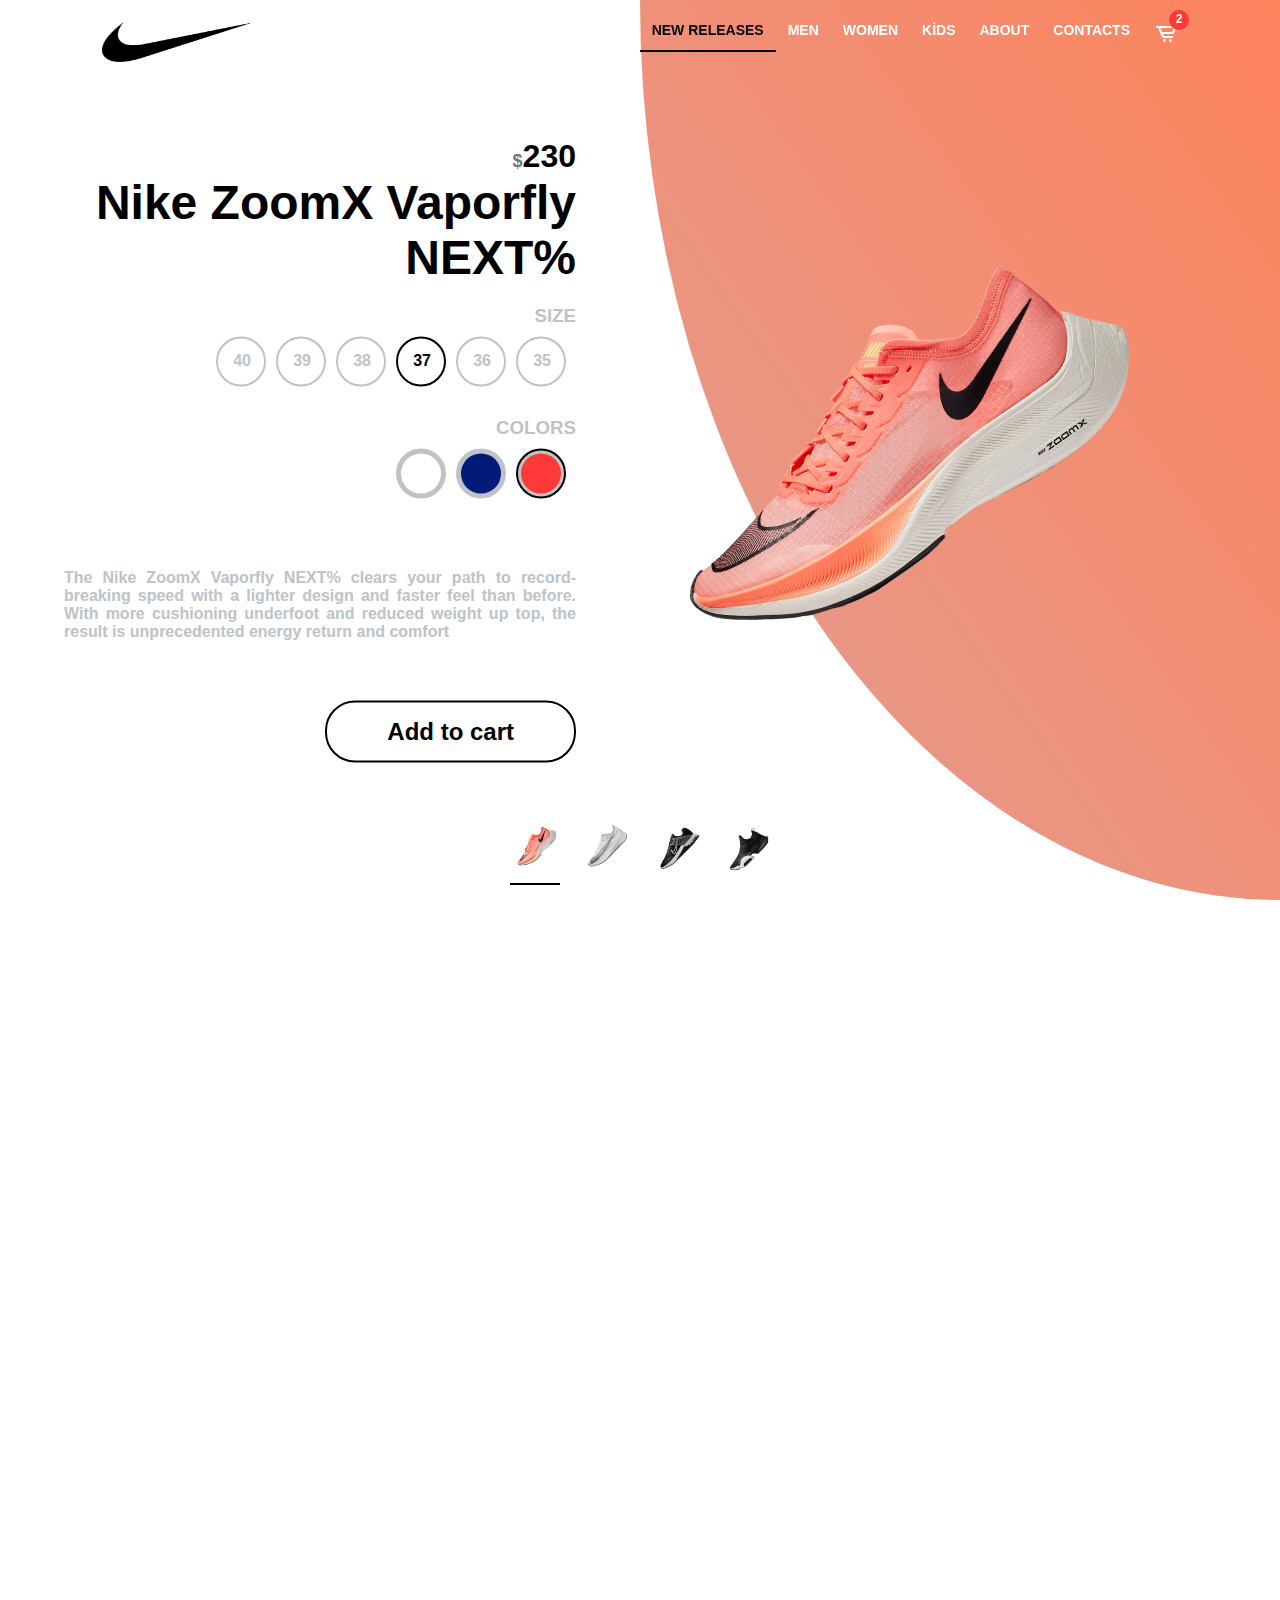
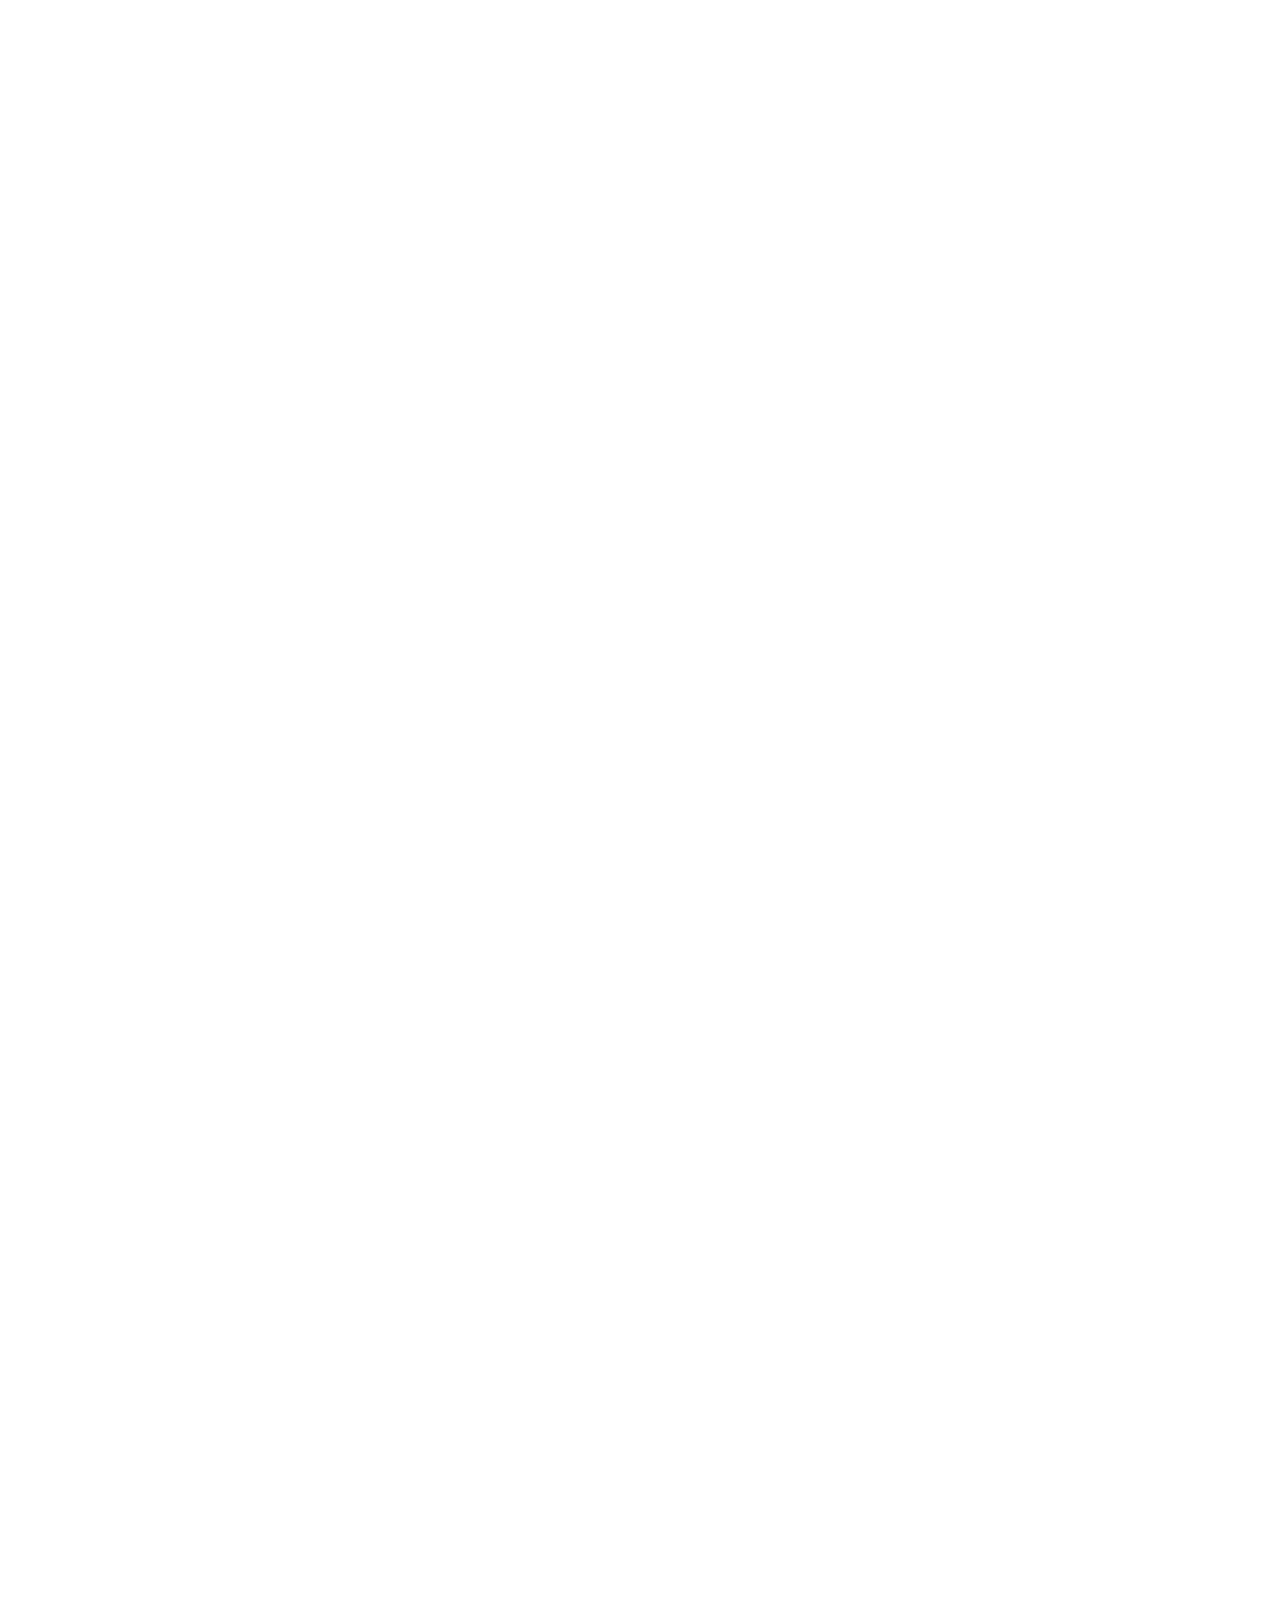
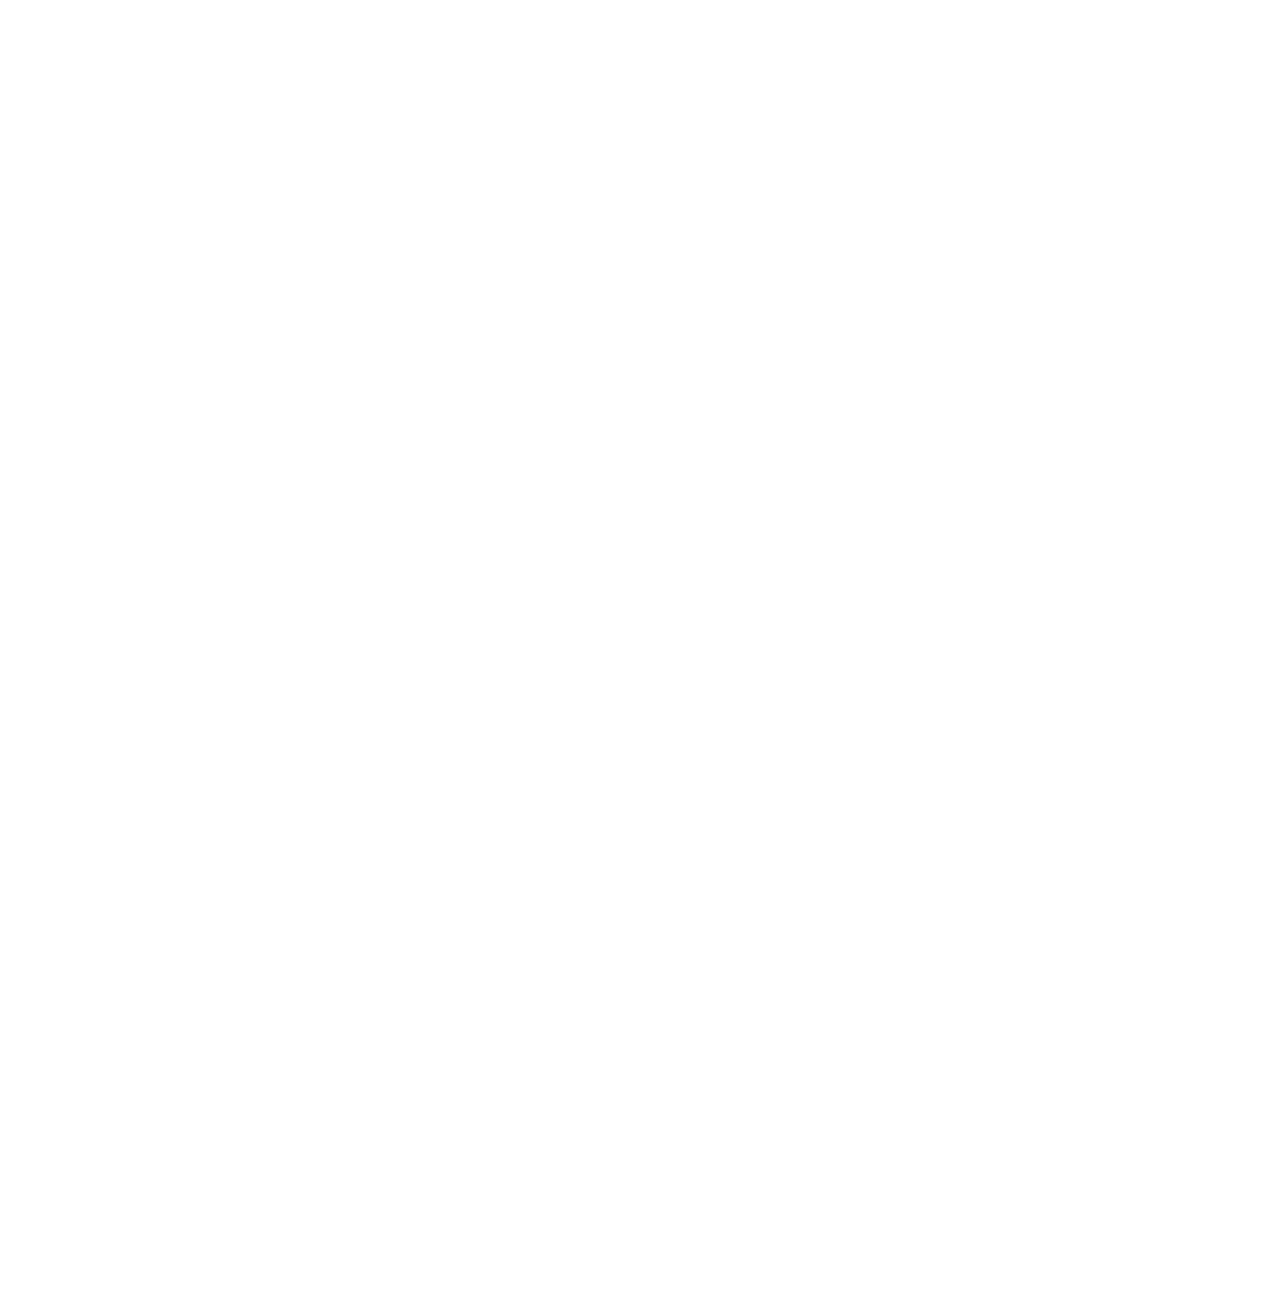
<file: index.html>
<!DOCTYPE html>
<html lang="tr">
<head>
	<title>NIKE PRODUCTS PAGE</title>
	<meta charset="utf-8">
	<link href='https://unpkg.com/boxicons@2.0.7/css/boxicons.min.css' rel='stylesheet'>
	<meta name="viewport" content="width=device-width, initial-scale=1.0">
	<link rel="stylesheet" type="text/css" href="style.css">

</head>
<body>

	<!-- TOP NAV -->
	<div class="navbar">
		<a href="#" class="logo">
			<img src="assets/nike-logo.png" alt="" width="150" height="40">
		</a>
		<div class="navbar-right menu">
			<a href="#" class="active">New releases</a>
			<a href="./Pages/man.html">Men</a>
			<a href="#">Women</a>
			<a href="#">Kids</a>
			<a href="#">About</a>
			<a href="#">Contacts</a>
		</div>
		<div class="navbar-right">
			<a href="#" class="cart">
				<i class="bx bx-cart-alt"></i>
				<span class="badge">2</span>
			</a>
		</div>
	</div>
	<!-- END TOP NAV -->

	<!-- MAIN -->
	<div id="slider" class="slider">

		<!-- SLIDE 1 -->
		<div class="row fullheight slide">
			<div class="col-6 fullheight">
				<!-- PRODUCT INFO -->
				<div class="product-info">
					<div class="info-wrapper">
						<div class="product-price left-to-right">
							<span>$</span>230
						</div>
						<div class="product-name left-to-right">
							<h2>
								Nike ZoomX Vaporfly NEXT%
							</h2>
						</div>
						<div class="product-size left-to-right">
							<h3>SIZE</h3>
							<div class="size-wrapper">
								<div>35</div>
								<div>36</div>
								<div class="active">37</div>
								<div>38</div>
								<div>39</div>
								<div>40</div>
							</div>
						</div>
						<div class="product-color left-to-right">
							<h3>COLORS</h3>
							<div class="color-wrapper">
								<div class="active">
									<div class="bg-red"></div>
								</div>
								<div class="">
									<div class="bg-blue"></div>
								</div>
								<div class="">
									<div class="bg-white"></div>
								</div>
							</div>
						</div>
						<div class="product-description left-to-right">
							<p>
								The Nike ZoomX Vaporfly NEXT% clears your path to record-breaking speed with a lighter design and faster feel than before. With more cushioning underfoot and reduced weight up top, the result is unprecedented energy return and comfort
							</p>
						</div>
						<div class="button left-to-right">
								<button id="cartButton" onclick="cartAlert()">
								Add to cart
							</button>
						</div>
					</div>
				</div>
				<!-- END PRODUCT INFO -->
			</div>
			<div class="col-6 fullheight img-col" style="background-image: linear-gradient(to top right, #e19e95, #fd835c)">
				<!-- PRODUCT IMAGE -->
				<div class="product-img">
					<div class="img-wrapper right-to-left">
						<div class="bounce">
							<img src="assets/zoomx-vaporfly-next-running-shoe-4Q5jfG.png" alt="placeholder+image" CLAS>
						</div>
					</div>
				</div>
				<!-- END PRODUCT IMAGE -->
				<!-- PRODUCT MORE IMAGES -->

				<!-- ENDPRODUCT MORE IMAGES -->
			</div>
		</div>
		<!-- END SLIDE 1 -->

		<!-- SLIDE 2 -->
		<div class="row fullheight slide">
			<div class="col-6 fullheight">
				<!-- PRODUCT INFO -->
				<div class="product-info">
					<div class="info-wrapper">
						<div class="product-price left-to-right">
							<span>$</span>230
						</div>
						<div class="product-name left-to-right">
							<h2>
								Nike Zoom Fly 3
							</h2>
						</div>
						<div class="product-size left-to-right">
							<h3>SIZE</h3>
							<div class="size-wrapper">
								<div>35</div>
								<div>36</div>
								<div class="active">37</div>
								<div>38</div>
								<div>39</div>
								<div>40</div>
							</div>
						</div>
						<div class="product-color left-to-right">
							<h3>COLORS</h3>
							<div class="color-wrapper">
								<div class="active">
									<div class="bg-red"></div>
								</div>
								<div class="">
									<div class="bg-blue"></div>
								</div>
								<div class="">
									<div class="bg-white"></div>
								</div>
							</div>
						</div>
						<div class="product-description left-to-right">
							<p>
								The Nike ZoomX Vaporfly NEXT% clears your path to record-breaking speed with a lighter design and faster feel than before. With more cushioning underfoot and reduced weight up top, the result is unprecedented energy return and comfort
							</p>
						</div>
						<div class="button left-to-right">
							<button id="cartButton" onclick="cartAlert()">
								Add to cart
							</button>
						</div>
					</div>
				</div>
				<!-- END PRODUCT INFO -->
			</div>
			<div class="col-6 fullheight img-col" style="background-image: linear-gradient(to top right, #6b6d68, #629f2a)">
				<!-- PRODUCT IMAGE -->
				<div class="product-img">
					<div class="img-wrapper right-to-left">
						<div class="bounce">
							<img src="assets/zoom-fly-3-mens-running-shoe-XhzpPH.png" alt="placeholder+image">
						</div>
					</div>
				</div>
				<!-- END PRODUCT IMAGE -->
				<!-- PRODUCT MORE IMAGES -->
				
				<!-- ENDPRODUCT MORE IMAGES -->
			</div>
		</div>
		<!-- END SLIDE 2 -->

		<!-- SLIDE 3 -->
		<div class="row fullheight slide">
			<div class="col-6 fullheight">
				<!-- PRODUCT INFO -->
				<div class="product-info">
					<div class="info-wrapper">
						<div class="product-price left-to-right">
							<span>$</span>230
						</div>
						<div class="product-name left-to-right">
							<h2>
								Nike Air Max Alpha TR 3
							</h2>
						</div>
						<div class="product-size left-to-right">
							<h3>SIZE</h3>
							<div class="size-wrapper">
								<div>35</div>
								<div>36</div>
								<div class="active">37</div>
								<div>38</div>
								<div>39</div>
								<div>40</div>
							</div>
						</div>
						<div class="product-color left-to-right">
							<h3>COLORS</h3>
							<div class="color-wrapper">
								<div class="active">
									<div class="bg-red"></div>
								</div>
								<div class="">
									<div class="bg-blue"></div>
								</div>
								<div class="">
									<div class="bg-white"></div>
								</div>
							</div>
						</div>
						<div class="product-description left-to-right">
							<p>
								The Nike ZoomX Vaporfly NEXT% clears your path to record-breaking speed with a lighter design and faster feel than before. With more cushioning underfoot and reduced weight up top, the result is unprecedented energy return and comfort
							</p>
						</div>
						<div class="button left-to-right">
							<button id="cartButton" onclick="cartAlert()">
								Add to cart
							</button>
						</div>
					</div>
				</div>
				<!-- END PRODUCT INFO -->
			</div>
			<div class="col-6 fullheight img-col" style="background-image: linear-gradient(to top right, #cdcbd3, #171617)">
				<!-- PRODUCT IMAGE -->
				<div class="product-img">
					<div class="img-wrapper right-to-left">
						<div class="bounce">
							<img src="assets/air-max-alpha-tr-3-mens-training-shoe-0C1CV7.png" alt="placeholder+image">
						</div>
					</div>
				</div>
				<!-- END PRODUCT IMAGE -->
				<!-- PRODUCT MORE IMAGES -->
				
				<!-- ENDPRODUCT MORE IMAGES -->
			</div>
		</div>
		<!-- END SLIDE 3 -->

		<!-- SLIDE 4 -->
		<div class="row fullheight slide">
			<div class="col-6 fullheight">
				<!-- PRODUCT INFO -->
				<div class="product-info">
					<div class="info-wrapper">
						<div class="product-price left-to-right">
							<span>$</span>230
						</div>
						<div class="product-name left-to-right">
							<h2>
								Nike Air Zoom SuperRep
							</h2>
						</div>
						<div class="product-size left-to-right">
							<h3>SIZE</h3>
							<div class="size-wrapper">
								<div>35</div>
								<div>36</div>
								<div class="active">37</div>
								<div>38</div>
								<div>39</div>
								<div>40</div>
							</div>
						</div>
						<div class="product-color left-to-right">
							<h3>COLORS</h3>
							<div class="color-wrapper">
								<div class="active">
									<div class="bg-red"></div>
								</div>
								<div class="">
									<div class="bg-blue"></div>
								</div>
								<div class="">
									<div class="bg-white"></div>
								</div>
							</div>
						</div>
						<div class="product-description left-to-right">
							<p>
								The Nike ZoomX Vaporfly NEXT% clears your path to record-breaking speed with a lighter design and faster feel than before. With more cushioning underfoot and reduced weight up top, the result is unprecedented energy return and comfort
							</p>
						</div>
						<div class="button left-to-right">
								<button id="cartButton" onclick="cartAlert()">
								Add to cart
							</button>
						</div>
					</div>
				</div>
				<!-- END PRODUCT INFO -->
			</div>
			<div class="col-6 fullheight img-col" style="background-image: linear-gradient(to top right, #32519a, #4967af)">
				<!-- PRODUCT IMAGE -->
				<div class="product-img">
					<div class="img-wrapper right-to-left">
						<div class="bounce">
							<img src="assets/air-zoom-superrep-mens-hiit-class-shoe-ZWLnJW (1).png" alt="placeholder+image">
						</div>
					</div>
				</div>
				<!-- END PRODUCT IMAGE -->
				<!-- PRODUCT MORE IMAGES -->
				
				<!-- ENDPRODUCT MORE IMAGES -->
			</div>
		</div>
		<!-- END SLIDE 4 -->

		<!-- SLIDE CONTROL -->
		<div id="slide-control" class="slide-control">
			<div class="slide-control-item">
				<img src="assets/zoomx-vaporfly-next-running-shoe-4Q5jfG.png" alt="placeholder+image">
			</div>
			<div class="slide-control-item">
				<img src="assets/zoom-fly-3-mens-running-shoe-XhzpPH.png" alt="placeholder+image">
			</div>
			<div class="slide-control-item">
				<img src="assets/air-max-alpha-tr-3-mens-training-shoe-0C1CV7.png" alt="placeholder+image">
			</div>
			<div class="slide-control-item">
				<img src="assets/air-zoom-superrep-mens-hiit-class-shoe-ZWLnJW (1).png" alt="placeholder+image">
			</div>
		</div>
		<!-- END SLIDE CONTROL -->
	</div>
	<!-- END MAIN -->

	<!-- MODAL -->
	<div id="modal" class="modal">
		<span id="modal-close" class="close">&times;</span>
		<img id="modal-content" class="modal-content">
		<div class="more-images">
			<div class="more-images-item">
				<img class="img-preview">
			</div>
			<div class="more-images-item">
				<img class="img-preview">
			</div>
			<div class="more-images-item">
				<img class="img-preview">
			</div>
			<div class="more-images-item">
				<img class="img-preview">
			</div>
		</div>
	</div>
	<!-- END MODAL -->

	<script type="text/javascript" src="index.js"></script>
</body>
</html>
</file>
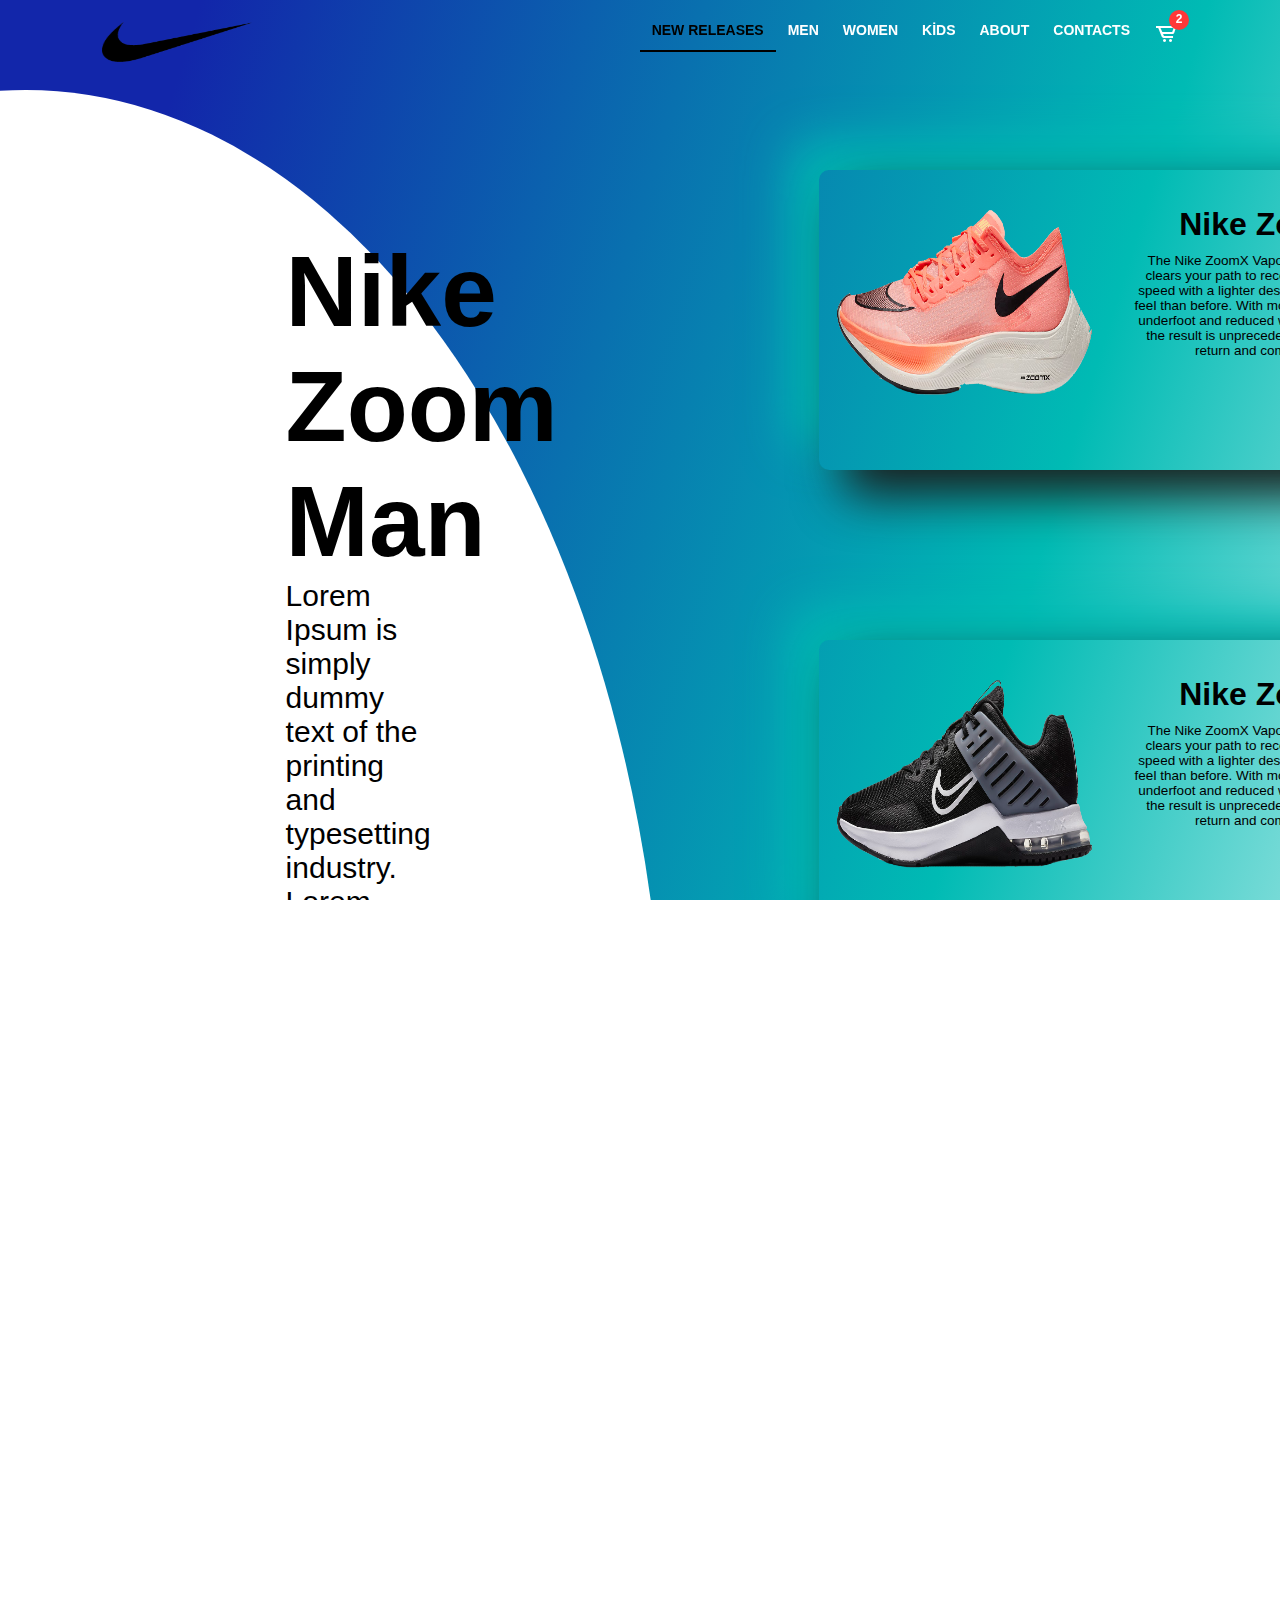
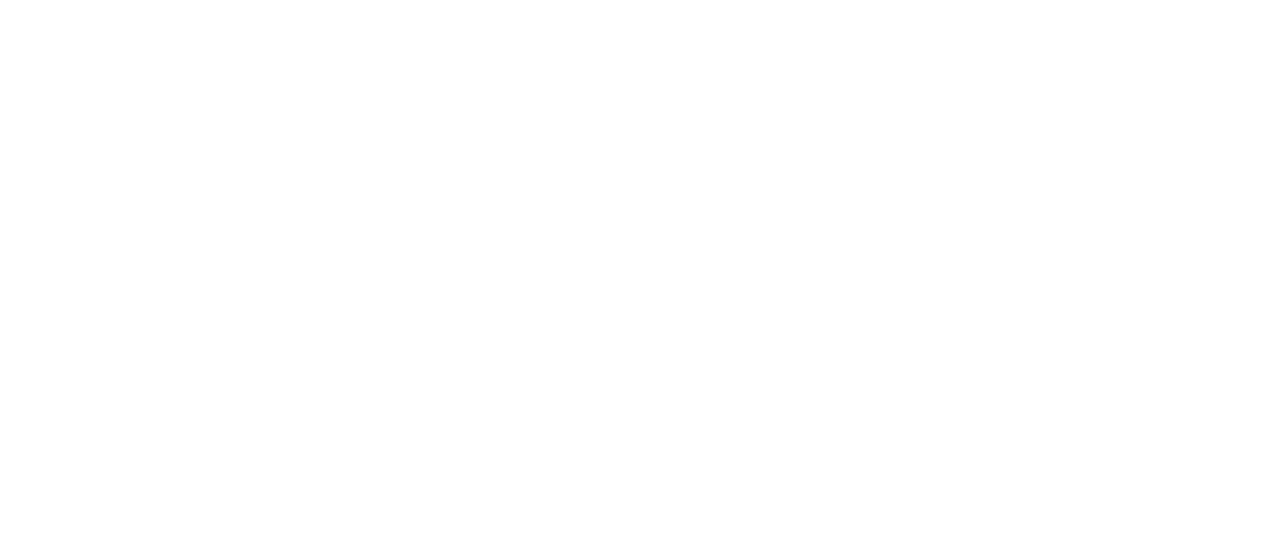
<file: Pages/man.html>
<!DOCTYPE html>
<html lang="tr">
<head>
	<meta charset="UTF-8">
	<link href='https://unpkg.com/boxicons@2.0.7/css/boxicons.min.css' rel='stylesheet'>
	<meta name="viewport" content="width=device-width, initial-scale=1.0">
	<link rel="stylesheet" type="text/css" href="/style.css">
	<link rel="stylesheet" href="manstyle.css">
	<title></title>
</head>

<body id="man">
	<div class="navbar">
		<a href="#" class="logo">
			<img src="/assets/nike-logo.png" alt="" width="150" height="40">
		</a>
		<div class="navbar-right menu">
			<a href="#" class="active">New releases</a>
			<a href="man.html">Men</a>
			<a href="#">Women</a>
			<a href="#">Kids</a>
			<a href="#">About</a>
			<a href="#">Contacts</a>
		</div>
		<div class="navbar-right">
			<a href="#" class="cart">
				<i class="bx bx-cart-alt"></i>
				<span class="badge">2</span>
			</a>
		</div>
	</div>

	<div class="product">
	

		<div class="containerr" style="display: flex; position: absolute; flex-direction: column; ">
			<div class="card__container" onclick="changeImg()">
				<div class="card"  >
					<div class="card__content" >
						
					
						<div class="img"><img src="/assets/zoomx-vaporfly-next-running-shoe-4Q5jfG.png" alt="" class="shoess"></div>
						
						<div  style="margin-left: 35vh; mar">	<h1 style="margin-left: 5vh; padding-top: 4vh;" >Nike ZoomX</h1>
						<p style="font-weight:300;font-size: 1.5vh; margin-top: 10px; margin-right: 20px; text-align: center;" >		The Nike ZoomX Vaporfly NEXT% clears your path to record-breaking speed with a lighter design and faster feel than before. With more cushioning underfoot and reduced weight up top, the result is unprecedented energy return and comfort
						</p></div>
						
					</div>
				</div>


			</div>
			<div class="card__container" onclick="changeImg()">
				<div class="card" >
					<div class="card__content">
								<div class="img"><img src="/assets/air-max-alpha-tr-3-mens-training-shoe-0C1CV7.png" alt="" class="shoess"></div>
						
						<div  style="margin-left: 35vh; mar">	<h1 style="margin-left: 5vh; padding-top: 4vh;" >Nike ZoomX</h1>
						<p style="font-weight:300;font-size: 1.5vh; margin-top: 10px; margin-right: 20px; text-align: center;" >		The Nike ZoomX Vaporfly NEXT% clears your path to record-breaking speed with a lighter design and faster feel than before. With more cushioning underfoot and reduced weight up top, the result is unprecedented energy return and comfort
						</p></div>
					</div>
				</div>


			</div>
		</div>

	</div>
<div class="leftComp"></div>
	<div class="mainArea">
	<div class="leftComp" style="padding-right: 26vh; "><h1 style="color: red;  margin-left: 100vh; position: relative; top: 16vh; font-family: sans-serif; font-size: 100px; color: black;">Nike  Zoom Man</h1><br>
	<p style="color: red;  margin-left: 100vh; position: relative; top: 14vh; font-family: sans-serif; font-size: 30px; color: black; ">Lorem Ipsum is simply dummy text of the printing and typesetting industry. Lorem Ipsum has been the industry's standard dummy text ever since the 1500s, when an unknown printer took a galley of type and scrambled</p></div>
		<img id="getImage" src="/assets/zoomx-vaporfly-next-running-shoe-4Q5jfG.png" alt="" class="shoes" >
	</div>


<script type="text/javascript" src="indexMan.js"></script>
</body></html>
</file>
<file: style.css>
:root {
	--red: #ff3838;
	--white: #ffffff;
	--black: #000000;

	--red-one: #CB356B;
	--red-two: #BD3F32;

	--green-one: #56ab2f;
	--green-two: #94d049;

	--black-one: #232526;
	--black-two: #70767b;

	--blue-one: #021B79;
	--blue-two: #0575E6;

	--silver: #bdc3c7;
}

@import url('https://fonts.googleapis.com/css2?family=Lato:wght@400;700;900&display=swap');

* {
	margin: 0;
	padding: 0;
	box-sizing: border-box;
	font-family: 'Lato', sans-serif;
}

.bg-red {
	background-color: var(--red);
}

.bg-white {
	background-color: var(--white);
}

.bg-black {
	background-color: var(--black);
}

.bg-blue {
	background-color: var(--blue-one);
}

.bg-green {
	background-color: var(--green-one);
}

body, html {
	margin: 0;
	padding: 0;
	height: 100vh;
	overflow: hidden;
}

.row {
	display: flex;
	flex-wrap: wrap;
	flex-direction: row;
}

.row:after, .row:before {
	box-sizing: border-box;
}

.col-6 {
	width: 50%;
	position: relative;
}

.slider {
	overflow: hidden;
	height: 500%;
}

.fullheight {
	height: 100vh;
}

.product-img {
	position: absolute;
	top: 50%;
	left: 50%;
	transform: translate(-50%, -50%);
	width: 100%;
}

.img-wrapper img {
	height: auto;
	width: 80%;
	transform: rotate(-35deg);
}

.more-images {
	position: absolute;
	right: 90px;
	top: 50%;
}

.more-images-item {
	height: fit-content;
	border-radius: 15px;
	overflow: hidden;
	margin: 5px 0;
}

.more-images-item img {
	height: auto;
	width: 80px;
	border-radius: 15px;
	transition: 1s;
}

.more-images-item:hover img {
	transform: scale(1.5);
}

.more-images-item:hover {
	cursor: pointer;
}

.product-info {
	position: absolute;
	top: 50%;
	left: 50%;
	transform: translate(-50%, -50%);
	width: 100%;
	padding: 0 10%;
	color: var(--silver);
}

.info-wrapper {
	margin: auto;
	position: relative;
	text-align: right;
}

.product-name h2 {
	font-weight: 900;
	font-size: xxx-large;
	color: var(--black);
}

.product-price {
	font-weight: 900;
	font-size: xx-large;
	color: var(--black);
}

.product-price span {
	font-size: large;
	color: var(--black-two);
}

.product-size {
	margin: 20px 0;
}

.size-wrapper {
	display: flex;
	flex-flow: row-reverse;
	padding: 5px;
}

.size-wrapper div {
	font-weight: 900;
	margin: 5px;
	width: 50px;
	height: 50px;
	border-radius: 50%;
	padding: 13px;
	border: 2px solid var(--silver);
	color: var(--silver);
}

.size-wrapper div.active {
	border: 2px solid var(--black);
	color: var(--black);
}

.size-wrapper div:hover {
	border: 2px solid var(--black);
	color: var(--black);
	cursor: pointer;
}

.color-wrapper {
	display: flex;
	flex-flow: row-reverse;
	padding: 5px;
}

.color-wrapper > div {
	margin: 5px;
	width: 50px;
	height: 50px;
	border-radius: 50%;
	padding: 3px;
	border: 2px solid var(--silver);
	background-color: var(--silver);
}

.color-wrapper > div.active {
	border: 2px solid var(--black);
}

.color-wrapper > div:hover {
	cursor: pointer;
	border: 2px solid var(--black);
}

.color-wrapper > div >div {
	width: 40px;
	height: 40px;
	border-radius: 50%;
}

.product-description {
	margin: 60px 0;
	text-align: justify;
	font-weight: 600;
}

.button > button {
	font-weight: 900;
	font-size: x-large;
	padding: 15px 60px;
	border-radius: 30px;
	border: 2px solid var(--black);
	background-color: var(--white);
	color: var(--black);
	transition: .5s;
}

.button > button:hover {
	cursor: pointer;
	background-color: var(--black);
	color: var(--white);
}

.img-col {
	border-bottom-left-radius: 100%;
}

.slide-control {
	display: flex;
	padding: 5px;
	position: absolute;
	bottom: 0;
	left: 50%;
	transform: translateX(-50%);
}

.slide-control div {
	height: 50px;
	width: 50px;
	margin: 10px;
	transition: .5s;
}

.slide-control div:hover {
	cursor: pointer;
	transform: translateY(-30px);
	border-bottom: 2px solid var(--black);
}

.slide-control div img {
	height: auto;
	width: 100%;
	filter: grayscale(100%);
	transform: rotate(-45deg);
}

.slide-control div:hover img {
	filter: unset;
}

.slide-control div.active img {
	filter: unset;
}

.slide-control div.active {
	border-bottom: 2px solid var(--black);
}

.modal {
	display: none;
	position: fixed;
	z-index: 100;
	padding-top: 100px;
	left: 0;
	top: 0;
	width: 100%;
	height: 100%;
	overflow: auto;
	background-color: rgb(0,0,0);
	background-color: rgba(0,0,0,0.9);
}

.modal-content {
	margin: auto;
	display: block;
	width: 80%;
	max-width: 700px;
}

.modal-content {
	animation-name: zoom;
	animation-duration: .6s;
}

@keyframes zoom {
	from {
		transform: scale(0);
	} to {
		transform: scale(1);
	}
}

.close {
	position: absolute;
	top: 15px;
	right: 35px;
	color: var(--white);
	font-size: 40px;
	font-weight: 900;
	transition: .3s;
}

.close:hover, .close:focus {
	color: var(--silver);
	text-decoration: none;
	cursor: pointer;
}

.navbar {
	background-color: transparent;
	padding: 10px 90px;
	position: fixed;
	top: 0;
	left: 0;
	right: 0;
	z-index: 99;
	display: flex;
}

.navbar a {
	float: left;
	color: var(--white);
	text-decoration: none;
	font-size: 14px;
	font-weight: 900;
	padding:12px;
	text-transform: uppercase;
}

.navbar .logo {
	font-size: 30px;
	flex: 1;
	color: var(--black);
}

.navbar-right a:hover {
	color: var(--black);
	border-bottom: 2px solid var(--black);
}

.navbar-right a.active {
	color: var(--black);
	border-bottom: 2px solid var(--black);
}

.navbar-right a {
	transition: .5s;
}

.cart {
	position: relative;
}

.cart i {
	font-size: x-large;
}

.badge {
	position: absolute;
	top: 0;
	right: 1px;
	font-size: 12px;
	background-color: var(--red);
	width: 20px;
	height: 20px;
	padding: 2px;
	text-align: center;
	justify-content: center;
	border-radius: 50%;
}

/*  ANIMATION */

.right-to-left {
	transition: 1s;
	transform: translateX(100%);
}

.active .right-to-left {
	transform: translateX(0);
}

.bottom-up {
	transition: 1s;
	transform: translateY(100vh);
}

.active .bottom-up {
	transform: translateY(0);
}

.left-to-right {
	transition: 1s;
	transform: translateX(-150%);
}

.active .left-to-right {
	transition: 1s;
	transform: translateX(0);
}

.more-images-item:nth-child(1) {
	transition-delay: .2s;
}

.more-images-item:nth-child(2) {
	transition-delay: .4s;
}

.more-images-item:nth-child(3) {
	transition-delay: .6s;
}

.more-images-item:nth-child(4) {
	transition-delay: .8s;
}

.info-wrapper > div:nth-child(1) {
	transition-delay: .2s;
}

.info-wrapper > div:nth-child(2) {
	transition-delay: .4s;
}

.info-wrapper > div:nth-child(3) {
	transition-delay: .6s;
}

.info-wrapper > div:nth-child(4) {
	transition-delay: .8s;
}

.info-wrapper > div:nth-child(5) {
	transition-delay: 1s;
}

.info-wrapper > div:nth-child(6) {
	transition-delay: 1.2s;
}

.bounce {
	animation-name: bounce;
	animation-timing-function: ease;
	animation-iteration-count: infinite;
	animation-duration: 3s;
}

@keyframes bounce {
	0% {
		transform: translateY(0);
	} 50% {
		transform: translateY(-50px);
	} 100% {
		transform: translateY(0);
	}
}
</file>
<file: Pages/manstyle.css>
root {}

body {
	background-image: linear-gradient(107.2deg, rgba(18, 38, 170, 1) 12.9%, rgba(0, 187, 180, 1) 77.6%, rgba(255, 255, 255, 1) 125.9%);

	position: relative;
	margin: auto;
	overflow-x: hidden;


}

.mainArea {

	width: 100%;
	height: 230%;
	background-color: white;
	border-radius: 50%;

	margin: auto;


	float: left;
	margin-top: 7%;
	margin-left: -48%;

}

.shoes {
	position: relative;
	margin-left: 50%;
	width: 40%;
	transform: scaleX(-1);
	top: 7%;

}

.shoess {
	position: absolute;
	margin-left: 2vh;
	width: 45%;
	height: 20%;
	
	margin-top: 7%;


}
.containerr {
	margin-left: 64%;
	
}
.infoText{
	font-size: 20px;
	
}
.card {

	width: 63vh;
	height: 230vh;
	;
	max-height: 300px;
	padding: auto;


background-image: rgba(18, 38, 170, 1);
	border-radius: 10px;
	box-shadow: 25px 25px 50px #1b1c1b, -25px -25px 50px rgba(0, 187, 180, 1);




	margin-top: 30%;

}
</file>
